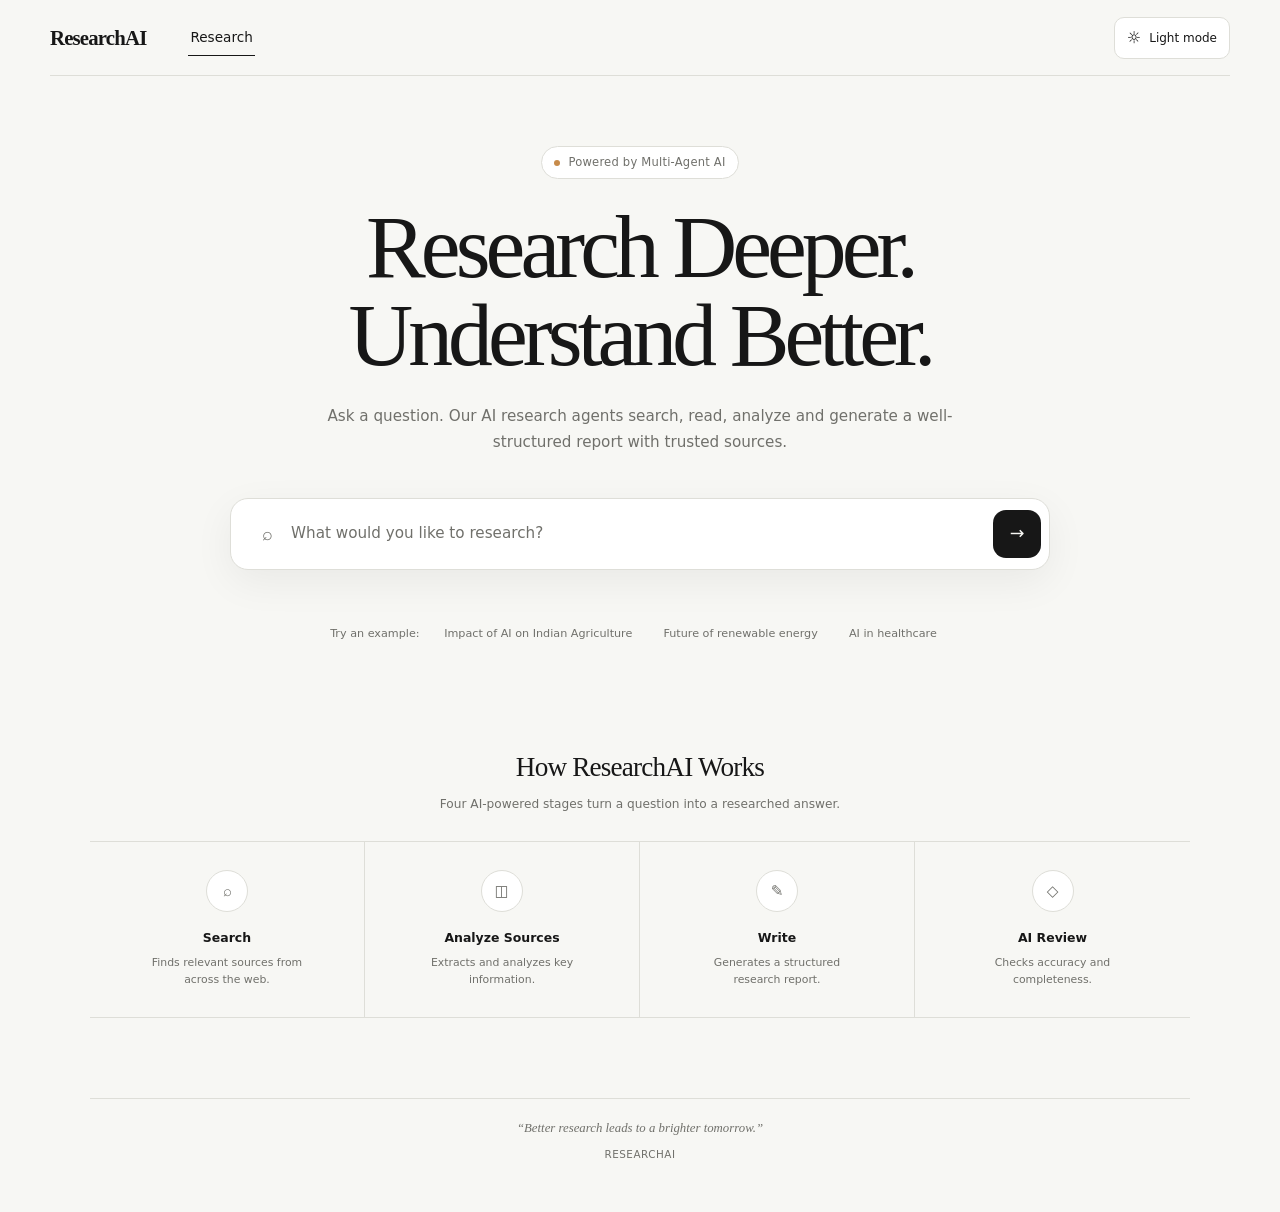
<file: frontend/index.html>
<!DOCTYPE html>
<html lang="en">

<head>

    <!-- ==========================================
         GOOGLE ANALYTICS 4
    =========================================== -->

    <!--
        Google Analytics 4
        Tracks visitors and website activity.
    -->
    <script
        async
        src="https://www.googletagmanager.com/gtag/js?id=G-Y0344419RE"
    ></script>

    <script>
        /*
            Create the Google Analytics data layer.

            Google Analytics uses this to store
            tracking events.
        */
        window.dataLayer = window.dataLayer || [];


        /*
            Google Analytics tracking function.
        */
        function gtag() {
            dataLayer.push(arguments);
        }


        /*
            Initialize Google Analytics.
        */
        gtag("js", new Date());


        /*
            Configure Google Analytics
            using the ResearchAI Measurement ID.
        */
        gtag("config", "G-Y0344419RE");
    </script>


    <!-- ==========================================
         PAGE META INFORMATION
    =========================================== -->

    <!-- Character encoding -->
    <meta charset="UTF-8">


    <!-- Responsive design -->
    <meta
        name="viewport"
        content="width=device-width, initial-scale=1.0"
    >


    <!-- Browser title -->
    <title>ResearchAI</title>


    <!-- Page description for search engines -->
    <meta
        name="description"
        content="ResearchAI — Multi-Agent AI Research Assistant"
    >


    <!-- ==========================================
         AUTOMATIC REDIRECT
    =========================================== -->

    <!--
        Redirect the root frontend page
        to the main ResearchAI research page.

        When a user opens:

            /
        
        they will automatically be taken to:

            /pages/research.html

        No button or link is required.
    -->
    <meta
        http-equiv="refresh"
        content="0; url=pages/research.html"
    >

</head>


<body>

    <!-- ==========================================
         REDIRECT FALLBACK
    =========================================== -->

    <!--
        This message is only a fallback in case
        the automatic redirect does not happen.

        There is intentionally no clickable link
        here because the normal redirect should
        happen automatically.
    -->

    <p>
        Opening ResearchAI...
    </p>


</body>

</html>
</file>
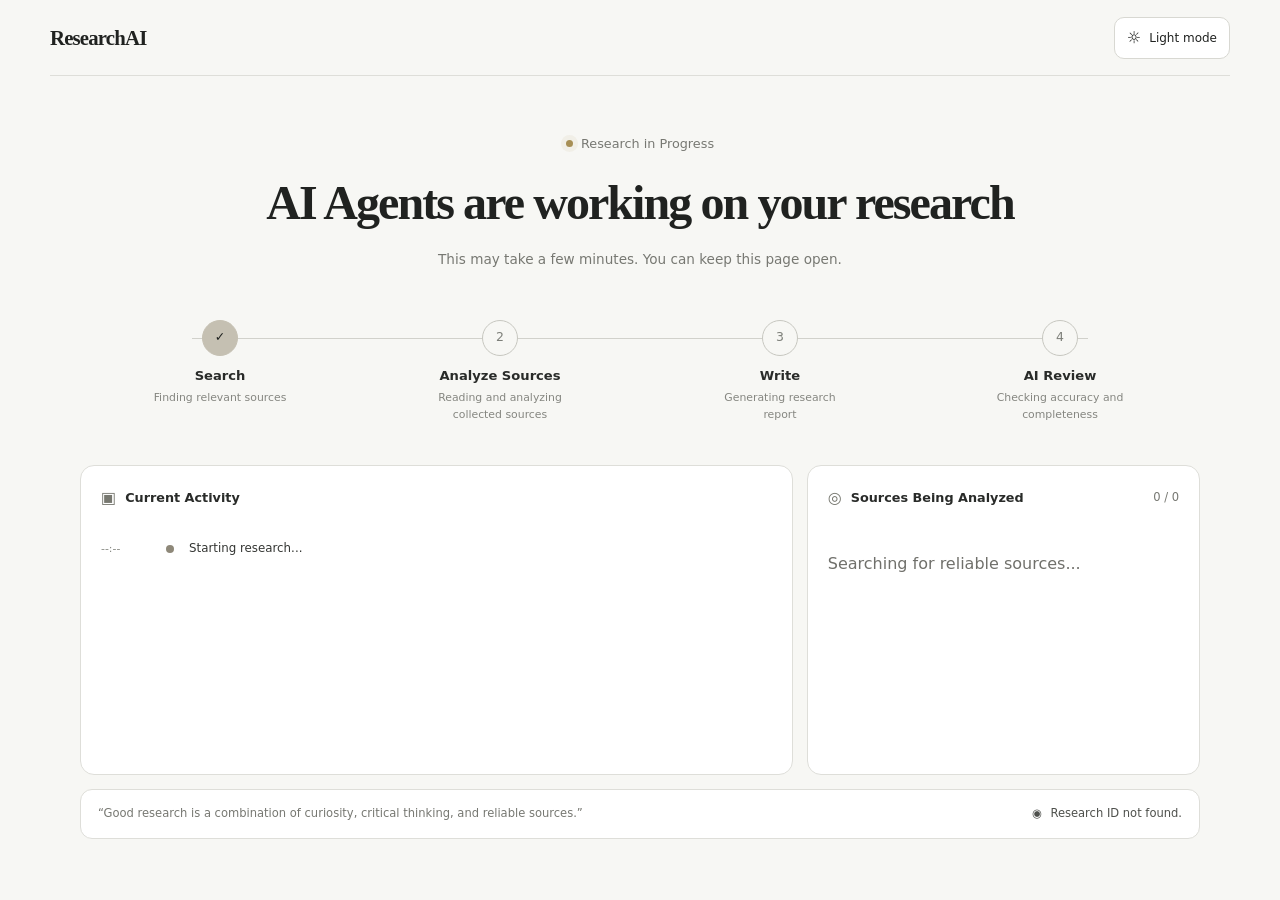
<file: frontend/pages/progress.html>
<!DOCTYPE html>
<html lang="en">

<head>

    <!-- ==========================================
         GOOGLE ANALYTICS 4
    =========================================== -->

    <!--
        Loads the Google Analytics library.
        The async attribute allows it to load
        without blocking the page.
    -->
    <script
        async
        src="https://www.googletagmanager.com/gtag/js?id=G-Y0344419RE"
    ></script>

    <script>
        // Create the Google Analytics data layer.
        window.dataLayer = window.dataLayer || [];

        // Google Analytics tracking function.
        function gtag() {
            dataLayer.push(arguments);
        }

        // Initialize Google Analytics.
        gtag("js", new Date());

        // Configure Google Analytics
        // using the ResearchAI Measurement ID.
        gtag("config", "G-Y0344419RE");
    </script>


    <!-- ==========================================
         PAGE META INFORMATION
    =========================================== -->

    <!-- Character encoding -->
    <meta charset="UTF-8">

    <!-- Responsive design -->
    <meta
        name="viewport"
        content="width=device-width, initial-scale=1.0"
    >

    <!-- Browser title -->
    <title>Research in Progress — ResearchAI</title>


    <!-- ==========================================
         CSS
    =========================================== -->

    <!-- Global styles -->
    <link
        rel="stylesheet"
        href="../css/style.css"
    >

    <!-- Progress page styles -->
    <link
        rel="stylesheet"
        href="../css/progress.css"
    >

</head>


<body class="progress-page-body">


    <!-- ==========================================
         HEADER
    =========================================== -->

    <header class="site-header progress-header">

        <!-- ResearchAI brand -->
        <a
            href="../index.html"
            class="brand"
        >
            ResearchAI
        </a>


        <!-- Header actions -->
        <div class="header-actions">

            <!-- Theme toggle -->
            <button
                type="button"
                class="theme-toggle"
                id="themeToggle"
            >

                <span class="theme-icon">
                    ☾
                </span>

                <span class="theme-label">
                    Dark mode
                </span>

            </button>

        </div>

    </header>



    <!-- ==========================================
         MAIN PROGRESS AREA
    =========================================== -->

    <main class="research-progress">


        <!-- ======================================
             CURRENT STATUS
        ======================================= -->

        <div class="research-status">

            <span class="status-indicator"></span>

            <span id="progressStatusText">
                Research in Progress
            </span>

        </div>



        <!-- ======================================
             HEADING
        ======================================= -->

        <section class="progress-introduction">

            <h1 id="progressTitle">
                AI Agents are working on your research
            </h1>

            <p>
                This may take a few minutes.
                You can keep this page open.
            </p>

        </section>



        <!-- ======================================
             RESEARCH PIPELINE
        ======================================= -->

        <section
            class="research-pipeline"
            aria-label="Research progress"
        >


            <!-- ==================================
                 STEP 1 — SEARCH
            =================================== -->

            <article
                class="pipeline-step completed"
                data-step="search"
            >

                <div class="step-indicator">
                    ✓
                </div>

                <h2>
                    Search
                </h2>

                <p>
                    Finding relevant
                    sources
                </p>

            </article>



            <!-- ==================================
                 STEP 2 — ANALYZE SOURCES
            =================================== -->

            <article
                class="pipeline-step"
                data-step="analyze"
            >

                <div class="step-indicator">
                    2
                </div>

                <h2>
                    Analyze Sources
                </h2>

                <p>
                    Reading and analyzing
                    collected sources
                </p>

            </article>



            <!-- ==================================
                 STEP 3 — WRITE
            =================================== -->

            <article
                class="pipeline-step"
                data-step="write"
            >

                <div class="step-indicator">
                    3
                </div>

                <h2>
                    Write
                </h2>

                <p>
                    Generating research
                    report
                </p>

            </article>



            <!-- ==================================
                 STEP 4 — AI REVIEW
            =================================== -->

            <article
                class="pipeline-step"
                data-step="review"
            >

                <div class="step-indicator">
                    4
                </div>

                <h2>
                    AI Review
                </h2>

                <p>
                    Checking accuracy
                    and completeness
                </p>

            </article>


        </section>



        <!-- ==========================================
             ACTIVITY + SOURCES
        =========================================== -->

        <section class="progress-grid">


            <!-- ======================================
                 CURRENT ACTIVITY
            ======================================= -->

            <article class="activity-card">

                <header class="card-header">

                    <div class="card-title">

                        <span class="card-icon">
                            ▣
                        </span>

                        <h2>
                            Current Activity
                        </h2>

                    </div>

                </header>


                <!--
                    JavaScript adds activity updates
                    here as the research progresses.
                -->

                <div
                    class="activity-timeline"
                    id="activityTimeline"
                >

                    <div class="activity-item active">

                        <time>
                            --:--
                        </time>

                        <span class="activity-dot"></span>

                        <p>
                            Starting research...
                        </p>

                    </div>

                </div>

            </article>



            <!-- ======================================
                 SOURCES
            ======================================= -->

            <article class="sources-card">

                <header class="card-header">

                    <div class="card-title">

                        <span class="card-icon">
                            ◎
                        </span>

                        <h2>
                            Sources Being Analyzed
                        </h2>

                    </div>


                    <!--
                        JavaScript updates this value.

                        Example:
                            5 / 5
                    -->

                    <span
                        class="source-count"
                        id="sourceCount"
                    >
                        0 / 0
                    </span>

                </header>


                <!--
                    Sources returned by Django
                    will be inserted here.
                -->

                <div
                    class="source-list"
                    id="sourceList"
                >

                    <p class="empty-state">
                        Searching for reliable sources...
                    </p>

                </div>

            </article>


        </section>



        <!-- ==========================================
             BOTTOM MESSAGE
        =========================================== -->

        <aside class="research-quote">

            <p>
                “Good research is a combination of curiosity,
                critical thinking, and reliable sources.”
            </p>


            <div class="analysis-status">

                <span>
                    ◉
                </span>

                <span id="analysisStatus">
                    Processing...
                </span>

            </div>

        </aside>


    </main>



    <!-- ==========================================
         JAVASCRIPT
    =========================================== -->

    <!-- Global JavaScript -->
    <script src="../js/app.js"></script>

    <!-- Progress page JavaScript -->
    <script src="../js/progress.js"></script>


</body>

</html>
</file>
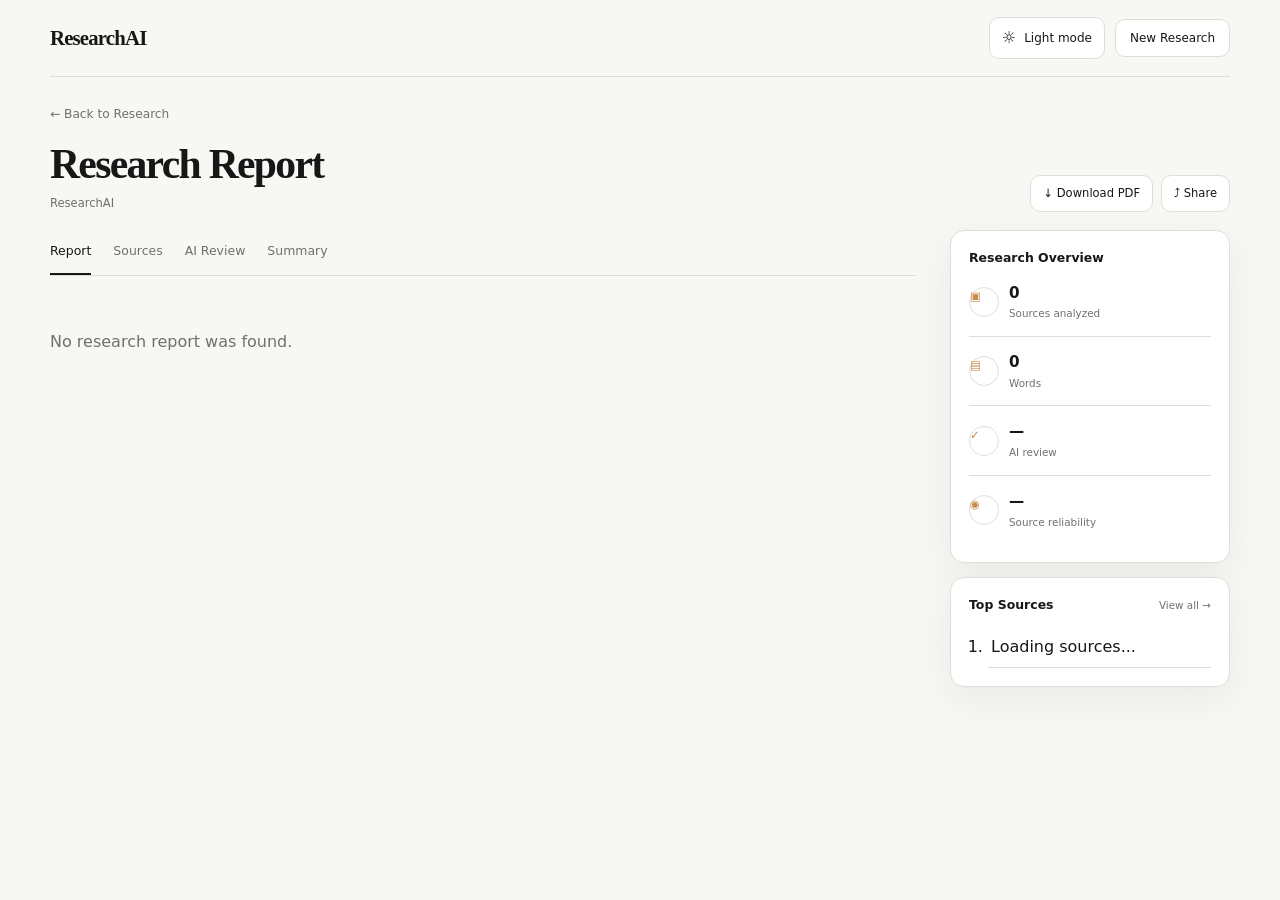
<file: frontend/pages/report.html>
<!DOCTYPE html>
<html lang="en">

<head>

    <!-- ==========================================
         GOOGLE ANALYTICS 4
    =========================================== -->

    <!--
        Loads the Google Analytics library.
        The async attribute allows it to load
        without blocking the page.
    -->
    <script
        async
        src="https://www.googletagmanager.com/gtag/js?id=G-Y0344419RE"
    ></script>

    <script>
        // Create the Google Analytics data layer.
        window.dataLayer = window.dataLayer || [];

        // Google Analytics tracking function.
        function gtag() {
            dataLayer.push(arguments);
        }

        // Initialize Google Analytics.
        gtag("js", new Date());

        // Configure Google Analytics
        // using the ResearchAI Measurement ID.
        gtag("config", "G-Y0344419RE");
    </script>


    <!-- ==========================================
         PAGE META INFORMATION
    =========================================== -->

    <!-- Character encoding -->
    <meta charset="UTF-8">

    <!-- Responsive design -->
    <meta
        name="viewport"
        content="width=device-width, initial-scale=1.0"
    >

    <!-- Browser title -->
    <title>Research Report — ResearchAI</title>


    <!-- ==========================================
         CSS
    =========================================== -->

    <!-- Global styles -->
    <link
        rel="stylesheet"
        href="../css/style.css"
    >

    <!-- Report page styles -->
    <link
        rel="stylesheet"
        href="../css/report.css"
    >

</head>


<body>


    <!-- ==========================================
         HEADER
    =========================================== -->

    <header class="site-header report-header">

        <!-- ResearchAI brand -->
        <a
            href="../index.html"
            class="brand"
        >
            ResearchAI
        </a>


        <div class="header-actions">

            <!-- Theme toggle -->
            <button
                type="button"
                class="theme-toggle"
                id="themeToggle"
            >

                <span class="theme-icon">
                    ☼
                </span>

                <span class="theme-label">
                    Light mode
                </span>

            </button>


            <!-- New research -->
            <a
                href="research.html"
                class="new-research-button"
            >
                New Research
            </a>

        </div>

    </header>



    <!-- ==========================================
         MAIN REPORT
    =========================================== -->

    <main class="report-page">


        <!-- ======================================
             REPORT HEADING
        ======================================= -->

        <section class="report-top">

            <!-- Back to research -->
            <a
                href="research.html"
                class="back-link"
            >
                ← Back to Research
            </a>


            <div class="report-heading-row">


                <!-- Report title -->
                <div class="report-heading">

                    <h1 id="reportTitle">
                        Research Report
                    </h1>

                    <p id="reportDate">
                        ResearchAI
                    </p>

                </div>


                <!-- Report actions -->
                <div class="report-actions">

                    <!-- Download report -->
                    <button
                        type="button"
                        class="report-action"
                        id="downloadReport"
                    >
                        ↓ Download PDF
                    </button>


                    <!-- Share report -->
                    <button
                        type="button"
                        class="report-action"
                        id="shareReport"
                    >
                        ⤴ Share
                    </button>

                </div>

            </div>

        </section>



        <!-- ==========================================
             REPORT + SIDEBAR
        =========================================== -->

        <div class="report-layout">


            <!-- ======================================
                 MAIN REPORT CONTENT
            ======================================= -->

            <section class="report-content">


                <!-- Report tabs -->
                <nav
                    class="report-tabs"
                    aria-label="Report sections"
                >

                    <button
                        type="button"
                        class="report-tab active"
                        data-tab="report"
                    >
                        Report
                    </button>


                    <button
                        type="button"
                        class="report-tab"
                        data-tab="sources"
                    >
                        Sources
                    </button>


                    <button
                        type="button"
                        class="report-tab"
                        data-tab="review"
                    >
                        AI Review
                    </button>


                    <button
                        type="button"
                        class="report-tab"
                        data-tab="summary"
                    >
                        Summary
                    </button>

                </nav>



                <!-- ==================================
                     GENERATED REPORT
                =================================== -->

                <article
                    class="research-report"
                    id="reportContent"
                >

                    <p class="loading-report">
                        Loading research report...
                    </p>

                </article>



                <!-- ==================================
                     SOURCES TAB
                =================================== -->

                <section
                    class="tab-panel hidden"
                    id="sourcesPanel"
                >

                    <h2>
                        Sources
                    </h2>

                    <div
                        id="allSources"
                        class="all-sources-list"
                    ></div>

                </section>



                <!-- ==================================
                     AI REVIEW TAB
                =================================== -->

                <section
                    class="tab-panel hidden"
                    id="reviewPanel"
                >

                    <h2>
                        AI Review
                    </h2>

                    <div id="reviewContent"></div>

                </section>



                <!-- ==================================
                     SUMMARY TAB
                =================================== -->

                <section
                    class="tab-panel hidden"
                    id="summaryPanel"
                >

                    <h2>
                        Research Summary
                    </h2>

                    <div id="summaryContent"></div>

                </section>

            </section>



            <!-- ======================================
                 SIDEBAR
            ======================================= -->

            <aside class="report-sidebar">


                <!-- ==================================
                     RESEARCH OVERVIEW
                =================================== -->

                <section class="overview-card">

                    <h2>
                        Research Overview
                    </h2>


                    <!-- Sources analyzed -->
                    <div class="overview-stat">

                        <span class="stat-icon">
                            ▣
                        </span>

                        <div>

                            <strong id="sourceTotal">
                                0
                            </strong>

                            <span>
                                Sources analyzed
                            </span>

                        </div>

                    </div>



                    <!-- Word count -->
                    <div class="overview-stat">

                        <span class="stat-icon">
                            ▤
                        </span>

                        <div>

                            <strong id="wordTotal">
                                0
                            </strong>

                            <span>
                                Words
                            </span>

                        </div>

                    </div>



                    <!-- AI review -->
                    <div class="overview-stat">

                        <span class="stat-icon">
                            ✓
                        </span>

                        <div>

                            <strong id="reviewScore">
                                —
                            </strong>

                            <span>
                                AI review
                            </span>

                        </div>

                    </div>



                    <!-- Source reliability -->
                    <div class="overview-stat">

                        <span class="stat-icon">
                            ◉
                        </span>

                        <div>

                            <strong id="sourceReliability">
                                —
                            </strong>

                            <span>
                                Source reliability
                            </span>

                        </div>

                    </div>

                </section>



                <!-- ==================================
                     TOP SOURCES
                =================================== -->

                <section class="top-sources-card">

                    <header class="sidebar-card-header">

                        <h2>
                            Top Sources
                        </h2>

                        <button
                            type="button"
                            class="view-all-button"
                            id="viewAllSources"
                        >
                            View all →
                        </button>

                    </header>


                    <ol
                        class="top-sources-list"
                        id="topSourcesList"
                    >

                        <li>
                            Loading sources...
                        </li>

                    </ol>

                </section>

            </aside>

        </div>

    </main>



    <!-- ==========================================
         JAVASCRIPT
    =========================================== -->

    <!-- Global JavaScript -->
    <script src="../js/app.js"></script>

    <!-- Report page JavaScript -->
    <script src="../js/report.js"></script>


</body>

</html>
</file>
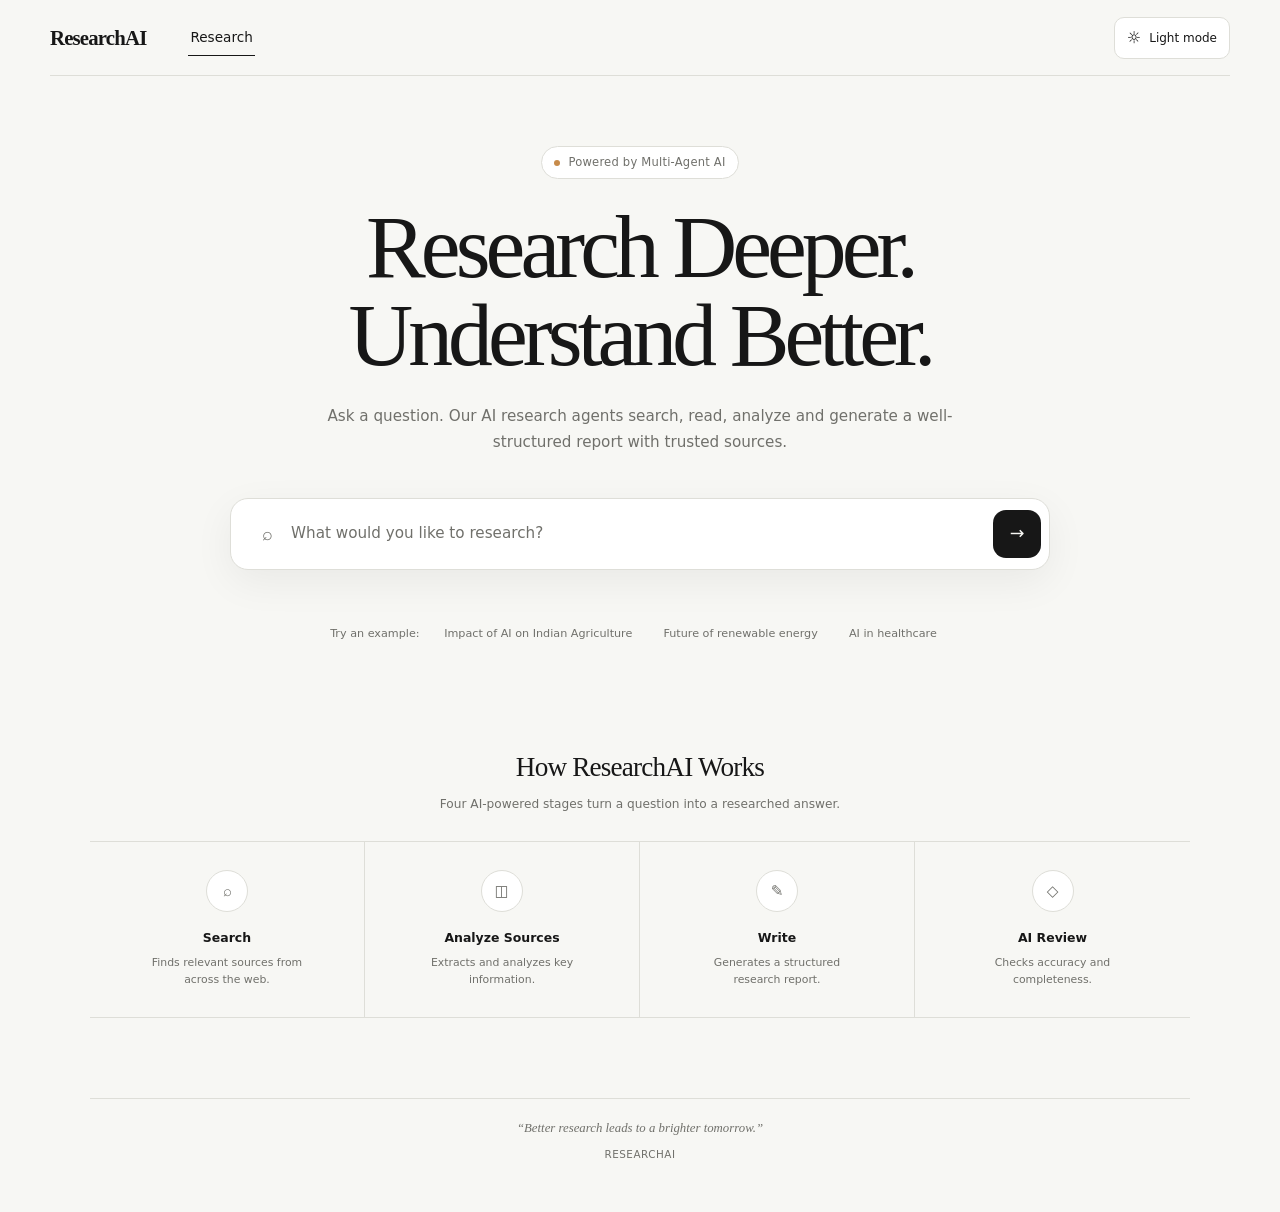
<file: frontend/pages/research.html>
<!DOCTYPE html>
<html lang="en">

<head>

    <!-- ==========================================
         GOOGLE ANALYTICS 4
    =========================================== -->

    <!--
        Loads the Google Analytics library.
        The async attribute allows it to load
        without blocking the page.
    -->
    <script
        async
        src="https://www.googletagmanager.com/gtag/js?id=G-Y0344419RE"
    ></script>

    <script>
        // Create the Google Analytics data layer.
        window.dataLayer = window.dataLayer || [];

        // Google Analytics tracking function.
        function gtag() {
            dataLayer.push(arguments);
        }

        // Initialize Google Analytics.
        gtag("js", new Date());

        // Configure Google Analytics
        // using the ResearchAI Measurement ID.
        gtag("config", "G-Y0344419RE");
    </script>


    <!-- ==========================================
         PAGE META INFORMATION
    =========================================== -->

    <!-- Character encoding -->
    <meta charset="UTF-8">

    <!-- Responsive design -->
    <meta
        name="viewport"
        content="width=device-width, initial-scale=1.0"
    >

    <!-- Page description -->
    <meta
        name="description"
        content="Start a new research task with ResearchAI"
    >

    <!-- Browser title -->
    <title>New Research — ResearchAI</title>


    <!-- ==========================================
         CSS
    =========================================== -->

    <link
        rel="stylesheet"
        href="../css/style.css"
    >

    <link
        rel="stylesheet"
        href="../css/research.css"
    >

</head>


<body class="research-page-body">


    <!-- ==========================================
         HEADER
    =========================================== -->

    <header class="site-header">

        <!-- ResearchAI brand -->
        <a
            href="../index.html"
            class="brand"
        >
            ResearchAI
        </a>


        <!-- Main navigation -->
        <nav class="main-navigation">

            <a
                href="research.html"
                class="nav-link active"
            >
                Research
            </a>

        </nav>


        <!-- Header actions -->
        <div class="header-actions">

            <!-- Theme toggle -->
            <button
                type="button"
                class="theme-toggle"
                id="themeToggle"
                aria-label="Toggle theme"
            >

                <span class="theme-icon">
                    ☼
                </span>

                <span class="theme-label">
                    Light mode
                </span>

            </button>

        </div>

    </header>



    <!-- ==========================================
         MAIN CONTENT
    =========================================== -->

    <main class="research-main">


        <!-- ======================================
             HERO
        ======================================= -->

        <section class="hero-section">


            <!-- Product badge -->
            <div class="research-badge">

                <span class="research-badge-dot"></span>

                <span>
                    Powered by Multi-Agent AI
                </span>

            </div>


            <!-- Main heading -->
            <h1 class="hero-title">

                <span>
                    Research Deeper.
                </span>

                <span>
                    Understand Better.
                </span>

            </h1>


            <!-- Description -->
            <p class="hero-description">

                Ask a question. Our AI research agents search,
                read, analyze and generate a well-structured
                report with trusted sources.

            </p>



            <!-- ==================================
                 RESEARCH INPUT
            =================================== -->

            <form
                class="research-form"
                id="researchForm"
            >

                <div class="research-input-wrapper">


                    <!-- Search icon -->
                    <span
                        class="research-search-icon"
                        aria-hidden="true"
                    >
                        ⌕
                    </span>


                    <!-- Research input -->
                    <input
                        type="text"
                        id="researchTopic"
                        name="researchTopic"
                        class="research-input"
                        placeholder="What would you like to research?"
                        autocomplete="off"
                        minlength="3"
                        maxlength="500"
                        required
                    >


                    <!-- Submit button -->
                    <button
                        type="submit"
                        class="research-submit"
                        id="startResearchButton"
                        aria-label="Start research"
                    >
                        →
                    </button>

                </div>


                <!-- Error message -->
                <p
                    class="form-error"
                    id="formError"
                    role="alert"
                ></p>


                <!-- Loading indicator -->
                <div
                    class="research-loading"
                    id="researchLoading"
                >

                    <span class="loading-dot"></span>
                    <span class="loading-dot"></span>
                    <span class="loading-dot"></span>

                    <span>
                        Starting research...
                    </span>

                </div>

            </form>



            <!-- ==================================
                 EXAMPLE TOPICS
            =================================== -->

            <div class="research-examples">

                <span class="research-examples-label">
                    Try an example:
                </span>


                <button
                    type="button"
                    class="example-topic"
                    data-topic="Impact of AI on Indian Agriculture"
                >
                    Impact of AI on Indian Agriculture
                </button>


                <button
                    type="button"
                    class="example-topic"
                    data-topic="Future of renewable energy"
                >
                    Future of renewable energy
                </button>


                <button
                    type="button"
                    class="example-topic"
                    data-topic="AI in healthcare"
                >
                    AI in healthcare
                </button>

            </div>

        </section>



        <!-- ==========================================
             AGENT WORKFLOW
        =========================================== -->

        <section class="workflow-section">


            <!-- Workflow heading -->
            <div class="workflow-heading">

                <h2>
                    How ResearchAI Works
                </h2>

                <p>
                    Four AI-powered stages turn a question
                    into a researched answer.
                </p>

            </div>



            <!-- ======================================
                 FOUR HORIZONTAL WORKFLOW STEPS
            ======================================= -->

            <div class="workflow-steps">


                <!-- ==================================
                     STEP 1 — SEARCH
                =================================== -->

                <article class="workflow-step active">

                    <div class="workflow-icon">
                        ⌕
                    </div>

                    <div>

                        <h3>
                            Search
                        </h3>

                        <p>
                            Finds relevant sources
                            from across the web.
                        </p>

                    </div>

                </article>



                <!-- ==================================
                     STEP 2 — ANALYZE SOURCES
                =================================== -->

                <article class="workflow-step">

                    <div class="workflow-icon">
                        ◫
                    </div>

                    <div>

                        <h3>
                            Analyze Sources
                        </h3>

                        <p>
                            Extracts and analyzes
                            key information.
                        </p>

                    </div>

                </article>



                <!-- ==================================
                     STEP 3 — WRITE
                =================================== -->

                <article class="workflow-step">

                    <div class="workflow-icon">
                        ✎
                    </div>

                    <div>

                        <h3>
                            Write
                        </h3>

                        <p>
                            Generates a structured
                            research report.
                        </p>

                    </div>

                </article>



                <!-- ==================================
                     STEP 4 — AI REVIEW
                =================================== -->

                <article class="workflow-step">

                    <div class="workflow-icon">
                        ◇
                    </div>

                    <div>

                        <h3>
                            AI Review
                        </h3>

                        <p>
                            Checks accuracy
                            and completeness.
                        </p>

                    </div>

                </article>


            </div>

        </section>



        <!-- ==========================================
             FOOTER
        =========================================== -->

        <footer class="research-footer">

            <p>
                “Better research leads to a brighter tomorrow.”
            </p>

            <span>
                ResearchAI
            </span>

        </footer>


    </main>



    <!-- ==========================================
         JAVASCRIPT
    =========================================== -->

    <!-- Global JavaScript -->
    <script src="../js/app.js"></script>

    <!-- Research page JavaScript -->
    <script src="../js/research.js"></script>


</body>

</html>
</file>
<file: frontend/css/style.css>
/* ==========================================================
   RESEARCHAI
   GLOBAL STYLES
========================================================== */


/* ==========================================================
   DESIGN VARIABLES
========================================================== */

:root {

    /* Main colors */
    --bg: #f7f7f4;
    --surface: #ffffff;
    --surface-soft: #f1f1ed;

    --text: #171717;
    --text-muted: #70706b;

    --border: #deded8;
    --border-strong: #c9c9c2;

    /* Warm professional accent */
    --accent: #c78b4a;
    --accent-soft: #f1dfc9;

    /* Status colors */
    --success: #7e9f89;
    --danger: #a65353;

    /* Shadows */
    --shadow:
        0 12px 40px rgba(20, 20, 20, 0.06);

    /* Shape */
    --radius: 16px;

    /* Fonts */
    --font-display:
        Georgia,
        "Times New Roman",
        serif;

    --font-body:
        Inter,
        ui-sans-serif,
        system-ui,
        -apple-system,
        BlinkMacSystemFont,
        "Segoe UI",
        sans-serif;
}


/* ==========================================================
   DARK MODE
========================================================== */

html[data-theme="dark"] {

    --bg: #0e1010;
    --surface: #171a1a;
    --surface-soft: #202323;

    --text: #f3f2ed;
    --text-muted: #a8a8a1;

    --border: #303333;
    --border-strong: #444744;

    --accent: #d5a064;
    --accent-soft: #3a2d20;

    --success: #91b39c;
    --danger: #d18a8a;

    --shadow:
        0 18px 50px rgba(0, 0, 0, 0.25);
}


/* ==========================================================
   RESET
========================================================== */

* {
    box-sizing: border-box;
    margin: 0;
    padding: 0;
}


html {
    scroll-behavior: smooth;
}


body {

    min-height: 100vh;

    background: var(--bg);
    color: var(--text);

    font-family: var(--font-body);

    line-height: 1.5;

    transition:
        background 0.25s ease,
        color 0.25s ease;
}


button,
input {
    font: inherit;
}


button {
    cursor: pointer;
}


a {
    color: inherit;
    text-decoration: none;
}


/* ==========================================================
   HEADER
========================================================== */

.site-header {

    width: min(1180px, calc(100% - 40px));

    min-height: 76px;

    margin: 0 auto;

    display: flex;

    align-items: center;

    gap: 42px;
}


.brand {

    font-family: var(--font-display);

    font-size: 1.3rem;

    font-weight: 700;

    letter-spacing: -0.04em;
}


.main-navigation {
    display: flex;
}


.nav-link {

    padding: 8px 2px;

    color: var(--text-muted);

    font-size: 0.85rem;

    border-bottom:
        1px solid transparent;
}


.nav-link.active,
.nav-link:hover {

    color: var(--text);

    border-bottom-color:
        var(--text);
}


.header-actions {

    margin-left: auto;

    display: flex;

    align-items: center;

    gap: 10px;
}


/* ==========================================================
   THEME BUTTON
========================================================== */

.theme-toggle {

    display: inline-flex;

    align-items: center;

    gap: 8px;

    padding: 8px 12px;

    border:
        1px solid var(--border);

    border-radius: 10px;

    background:
        var(--surface);

    color:
        var(--text);

    transition:
        0.2s ease;
}


.theme-toggle:hover {

    border-color:
        var(--border-strong);

    transform:
        translateY(-1px);
}


.theme-icon {
    font-size: 1rem;
}


.theme-label {
    font-size: 0.75rem;
}


/* ==========================================================
   COMMON BUTTONS
========================================================== */

.new-research-button,
.report-action {

    border:
        1px solid var(--border);

    background:
        var(--surface);

    color:
        var(--text);

    border-radius:
        10px;

    transition:
        0.2s ease;
}


.new-research-button {

    padding: 9px 14px;

    font-size: 0.75rem;
}


.report-action {

    padding: 9px 12px;

    font-size: 0.72rem;
}


.new-research-button:hover,
.report-action:hover {

    border-color:
        var(--border-strong);

    transform:
        translateY(-1px);
}


/* ==========================================================
   COMMON STATES
========================================================== */

.hidden {
    display: none !important;
}


.empty-state,
.loading-report {

    color:
        var(--text-muted);

    padding:
        24px 0;
}


.form-error {

    min-height: 20px;

    margin-top: 8px;

    color:
        var(--danger);

    font-size: 0.8rem;
}


/* ==========================================================
   RESPONSIVE
========================================================== */

@media (max-width: 700px) {

    .site-header {

        width:
            calc(100% - 24px);

        min-height:
            68px;

        gap:
            18px;
    }


    .main-navigation {
        display: none;
    }


    .theme-label {
        display: none;
    }
}
</file>
<file: frontend/css/progress.css>
/* ==========================================================
   RESEARCHAI
   RESEARCH PROGRESS PAGE
   LIGHT + DARK MODE
========================================================== */


/* ==========================================================
   LIGHT MODE
========================================================== */

.progress-page-body {

    background:
        #f7f7f4;

    color:
        #202220;
}


.progress-page-body .site-header {

    border-bottom:
        1px solid #deded9;
}


.progress-page-body .brand {

    color:
        #202220;
}


.progress-page-body .theme-toggle {

    background:
        #ffffff;

    color:
        #202220;

    border-color:
        #d8d8d2;
}


/* ==========================================================
   MAIN
========================================================== */

.research-progress {

    width:
        min(1120px, calc(100% - 40px));

    margin:
        0 auto;

    padding:
        58px 0 40px;
}


/* ==========================================================
   STATUS
========================================================== */

.research-status {

    display:
        flex;

    justify-content:
        center;

    align-items:
        center;

    gap:
        8px;

    color:
        #777872;

    font-size:
        0.8rem;
}


.status-indicator {

    width:
        7px;

    height:
        7px;

    border-radius:
        50%;

    background:
        #a78f55;

    box-shadow:
        0 0 0 5px rgba(167, 143, 85, 0.08);
}


/* ==========================================================
   INTRO
========================================================== */

.progress-introduction {

    margin:
        14px auto 50px;

    text-align:
        center;
}


.progress-introduction h1 {

    font-family:
        var(--font-display);

    font-size:
        clamp(2rem, 4vw, 3rem);

    letter-spacing:
        -0.04em;

    color:
        #202220;
}


.progress-introduction p {

    margin-top:
        10px;

    color:
        #777872;

    font-size:
        0.85rem;
}


/* ==========================================================
   PIPELINE
========================================================== */

.research-pipeline {

    position:
        relative;

    display:
        grid;

    grid-template-columns:
        repeat(4, 1fr);

    margin-bottom:
        42px;
}


.research-pipeline::before {

    content:
        "";

    position:
        absolute;

    left:
        10%;

    right:
        10%;

    top:
        18px;

    height:
        1px;

    background:
        #d1d1cb;

    z-index:
        0;
}


.pipeline-step {

    position:
        relative;

    z-index:
        1;

    text-align:
        center;
}


.step-indicator {

    width:
        36px;

    height:
        36px;

    margin:
        0 auto 10px;

    display:
        grid;

    place-items:
        center;

    border:
        1px solid #c7c7c0;

    border-radius:
        50%;

    background:
        #f7f7f4;

    color:
        #7d7f79;

    font-size:
        0.78rem;
}


.pipeline-step.completed .step-indicator {

    border-color:
        #c5c0b2;

    background:
        #c5c0b2;

    color:
        #202220;
}


.pipeline-step.active .step-indicator {

    border-color:
        #c5c0b2;

    background:
        #e5e3dc;

    color:
        #202220;
}


.pipeline-step h2 {

    font-size:
        0.82rem;

    color:
        #292b29;
}


.pipeline-step p {

    max-width:
        145px;

    margin:
        5px auto 0;

    color:
        #858680;

    font-size:
        0.68rem;
}


/* ==========================================================
   GRID
========================================================== */

.progress-grid {

    display:
        grid;

    grid-template-columns:
        1.45fr 0.8fr;

    gap:
        14px;
}


/* ==========================================================
   CARDS
========================================================== */

.activity-card,
.sources-card {

    min-height:
        310px;

    padding:
        20px;

    border:
        1px solid #deded9;

    border-radius:
        14px;

    background:
        #ffffff;
}


.card-header {

    display:
        flex;

    justify-content:
        space-between;

    align-items:
        center;

    margin-bottom:
        18px;
}


.card-title {

    display:
        flex;

    align-items:
        center;

    gap:
        9px;
}


.card-title h2 {

    font-size:
        0.8rem;

    color:
        #292b29;
}


.card-icon {

    color:
        #777870;
}


.source-count {

    color:
        #777872;

    font-size:
        0.72rem;
}


/* ==========================================================
   ACTIVITY
========================================================== */

.activity-timeline {

    display:
        flex;

    flex-direction:
        column;
}


.activity-item {

    display:
        grid;

    grid-template-columns:
        65px 15px 1fr;

    align-items:
        center;

    min-height:
        42px;

    color:
        #858680;

    font-size:
        0.74rem;
}


.activity-item time {

    color:
        #888a84;

    font-size:
        0.68rem;
}


.activity-item p {

    padding-left:
        8px;
}


.activity-dot {

    width:
        8px;

    height:
        8px;

    border-radius:
        50%;

    background:
        #b8b8b1;
}


.activity-item.completed .activity-dot,
.activity-item.active .activity-dot {

    background:
        #8e8879;
}


.activity-item.completed p,
.activity-item.active p {

    color:
        #343633;
}


/* ==========================================================
   SOURCES
========================================================== */

.source-list {

    display:
        flex;

    flex-direction:
        column;
}


.source-item {

    display:
        flex;

    align-items:
        center;

    gap:
        10px;

    padding:
        10px 0;

    border-bottom:
        1px solid #e4e4df;
}


.source-item:last-child {

    border-bottom:
        0;
}


.source-logo {

    width:
        28px;

    height:
        28px;

    display:
        grid;

    place-items:
        center;

    border:
        1px solid #d2d2cc;

    border-radius:
        50%;

    color:
        #676963;

    font-size:
        0.72rem;
}


.source-information h3 {

    font-size:
        0.72rem;

    font-weight:
        500;

    color:
        #30322f;
}


.source-information p {

    color:
        #888a84;

    font-size:
        0.64rem;
}


/* ==========================================================
   QUOTE
========================================================== */

.research-quote {

    margin-top:
        14px;

    min-height:
        50px;

    padding:
        13px 17px;

    display:
        flex;

    justify-content:
        space-between;

    align-items:
        center;

    gap:
        20px;

    border:
        1px solid #deded9;

    border-radius:
        12px;

    background:
        #ffffff;

    color:
        #777872;

    font-size:
        0.72rem;
}


.analysis-status {

    display:
        flex;

    align-items:
        center;

    gap:
        8px;

    white-space:
        nowrap;

    color:
        #4e504c;
}


/* ==========================================================
   DARK MODE
========================================================== */

/*
    app.js sets:

        <html data-theme="dark">

    These rules activate only when dark mode
    is selected.
*/

[data-theme="dark"] .progress-page-body {

    background:
        #101212;

    color:
        #f3f2ed;
}


[data-theme="dark"] .progress-page-body .site-header {

    border-bottom:
        1px solid #292c2c;
}


[data-theme="dark"] .progress-page-body .brand {

    color:
        #f3f2ed;
}


[data-theme="dark"] .progress-page-body .theme-toggle {

    background:
        #191d1d;

    color:
        #f3f2ed;

    border-color:
        #303333;
}


/* ==========================================================
   DARK MODE — STATUS
========================================================== */

[data-theme="dark"] .research-status {

    color:
        #aaa9a2;
}


[data-theme="dark"] .status-indicator {

    background:
        #c8b07b;

    box-shadow:
        0 0 0 5px rgba(200, 176, 123, 0.08);
}


/* ==========================================================
   DARK MODE — INTRO
========================================================== */

[data-theme="dark"] .progress-introduction h1 {

    color:
        #f3f2ed;
}


[data-theme="dark"] .progress-introduction p {

    color:
        #969792;
}


/* ==========================================================
   DARK MODE — PIPELINE
========================================================== */

[data-theme="dark"] .research-pipeline::before {

    background:
        #404444;
}


[data-theme="dark"] .step-indicator {

    border-color:
        #505454;

    background:
        #101212;

    color:
        #8e918d;
}


[data-theme="dark"] .pipeline-step.completed .step-indicator {

    border-color:
        #d2cdbf;

    background:
        #d2cdbf;

    color:
        #101212;
}


[data-theme="dark"] .pipeline-step.active .step-indicator {

    border-color:
        #d2cdbf;

    background:
        #242828;

    color:
        #f3f2ed;
}


[data-theme="dark"] .pipeline-step h2 {

    color:
        #f3f2ed;
}


[data-theme="dark"] .pipeline-step p {

    color:
        #8e918d;
}


/* ==========================================================
   DARK MODE — CARDS
========================================================== */

[data-theme="dark"] .activity-card,
[data-theme="dark"] .sources-card {

    border-color:
        #303434;

    background:
        #181c1c;
}


[data-theme="dark"] .card-title h2 {

    color:
        #f3f2ed;
}


[data-theme="dark"] .card-icon {

    color:
        #c5c1b6;
}


[data-theme="dark"] .source-count {

    color:
        #aaa9a2;
}


/* ==========================================================
   DARK MODE — ACTIVITY
========================================================== */

[data-theme="dark"] .activity-item {

    color:
        #777b78;
}


[data-theme="dark"] .activity-item time {

    color:
        #737773;
}


[data-theme="dark"] .activity-dot {

    background:
        #555957;
}


[data-theme="dark"] .activity-item.completed .activity-dot,
[data-theme="dark"] .activity-item.active .activity-dot {

    background:
        #c9c3b5;
}


[data-theme="dark"] .activity-item.completed p,
[data-theme="dark"] .activity-item.active p {

    color:
        #e2e1db;
}


/* ==========================================================
   DARK MODE — SOURCES
========================================================== */

[data-theme="dark"] .source-item {

    border-bottom-color:
        #292d2d;
}


[data-theme="dark"] .source-logo {

    border-color:
        #444848;

    color:
        #deddd6;
}


[data-theme="dark"] .source-information h3 {

    color:
        #f3f2ed;
}


[data-theme="dark"] .source-information p {

    color:
        #777b78;
}


/* ==========================================================
   DARK MODE — QUOTE
========================================================== */

[data-theme="dark"] .research-quote {

    border-color:
        #303434;

    background:
        #181c1c;

    color:
        #8e918d;
}


[data-theme="dark"] .analysis-status {

    color:
        #ddd9cf;
}


/* ==========================================================
   RESPONSIVE
========================================================== */

@media (max-width: 850px) {

    .research-pipeline {

        grid-template-columns:
            1fr;

        gap:
            15px;
    }


    .research-pipeline::before {

        display:
            none;
    }


    .pipeline-step {

        display:
            grid;

        grid-template-columns:
            36px 90px 1fr;

        align-items:
            center;

        text-align:
            left;
    }


    .step-indicator {

        margin:
            0;
    }


    .pipeline-step p {

        margin:
            0;

        max-width:
            none;
    }


    .progress-grid {

        grid-template-columns:
            1fr;
    }
}


@media (max-width: 560px) {

    .research-progress {

        width:
            calc(100% - 24px);
    }


    .research-quote {

        align-items:
            flex-start;

        flex-direction:
            column;
    }


    .activity-item {

        grid-template-columns:
            55px 12px 1fr;
    }
}
</file>
<file: frontend/css/report.css>
/* ==========================================================
   RESEARCHAI
   FINAL REPORT PAGE
========================================================== */


/* ==========================================================
   PAGE
========================================================== */

.report-page {

    width:
        min(1180px, calc(100% - 40px));

    margin:
        0 auto;

    padding-bottom:
        60px;
}


/* ==========================================================
   TOP SECTION
========================================================== */

.report-top {

    padding:
        24px 0 18px;

    border-top:
        1px solid var(--border);
}


.back-link {

    color:
        var(--text-muted);

    font-size:
        0.76rem;
}


.back-link:hover {
    color:
        var(--text);
}


.report-heading-row {

    margin-top:
        18px;

    display:
        flex;

    justify-content:
        space-between;

    align-items:
        end;

    gap:
        20px;
}


.report-heading h1 {

    font-family:
        var(--font-display);

    font-size:
        clamp(1.8rem, 4vw, 2.6rem);

    line-height:
        1.05;

    letter-spacing:
        -0.04em;
}


.report-heading p {

    margin-top:
        8px;

    color:
        var(--text-muted);

    font-size:
        0.72rem;
}


.report-actions {

    display:
        flex;

    gap:
        8px;
}


/* ==========================================================
   LAYOUT
========================================================== */

.report-layout {

    display:
        grid;

    grid-template-columns:
        minmax(0, 1fr) 280px;

    gap:
        34px;
}


.report-content {
    min-width:
        0;
}


/* ==========================================================
   TABS
========================================================== */

.report-tabs {

    display:
        flex;

    gap:
        22px;

    border-bottom:
        1px solid var(--border);
}


.report-tab {

    padding:
        12px 0;

    border:
        0;

    border-bottom:
        2px solid transparent;

    background:
        transparent;

    color:
        var(--text-muted);

    font-size:
        0.78rem;
}


.report-tab.active,
.report-tab:hover {

    color:
        var(--text);

    border-bottom-color:
        var(--text);
}


/* ==========================================================
   REPORT CONTENT
========================================================== */

.research-report {

    padding:
        30px 0;
}


.report-section {

    margin-bottom:
        34px;
}


.report-section h2 {

    margin-bottom:
        12px;

    font-family:
        var(--font-display);

    font-size:
        1.25rem;
}


.report-section p {

    color:
        var(--text-muted);

    font-size:
        0.86rem;

    line-height:
        1.8;
}


.report-subsection {

    margin-top:
        20px;
}


.report-subsection h3 {

    margin-bottom:
        7px;

    font-size:
        0.95rem;
}


/* ==========================================================
   SOURCE QUOTE
========================================================== */

.source-highlight {

    margin-top:
        20px;

    padding:
        18px 20px;

    border-left:
        2px solid var(--accent);

    background:
        var(--surface-soft);
}


.source-highlight p {

    color:
        var(--text);

    font-family:
        var(--font-display);

    font-size:
        0.86rem;

    font-style:
        italic;
}


.source-highlight cite {

    display:
        block;

    margin-top:
        8px;

    color:
        var(--text-muted);

    font-size:
        0.7rem;

    font-style:
        normal;
}


/* ==========================================================
   LIST
========================================================== */

.report-list {

    padding-left:
        20px;

    color:
        var(--text-muted);

    font-size:
        0.86rem;

    line-height:
        1.9;
}


/* ==========================================================
   SIDEBAR
========================================================== */

.report-sidebar {

    display:
        flex;

    flex-direction:
        column;

    gap:
        14px;
}


.overview-card,
.top-sources-card {

    padding:
        18px;

    border:
        1px solid var(--border);

    border-radius:
        14px;

    background:
        var(--surface);

    box-shadow:
        var(--shadow);
}


.overview-card h2,
.top-sources-card h2 {

    font-size:
        0.78rem;
}


/* ==========================================================
   STATISTICS
========================================================== */

.overview-stat {

    display:
        flex;

    gap:
        10px;

    align-items:
        center;

    padding:
        14px 0;

    border-bottom:
        1px solid var(--border);
}


.overview-stat:last-child {
    border-bottom:
        0;
}


.stat-icon {

    width:
        30px;

    height:
        30px;

    display:
        grid;

    place-items:
        center;

    border:
        1px solid var(--border);

    border-radius:
        50%;

    color:
        var(--accent);

    font-size:
        0.72rem;
}


.overview-stat strong,
.overview-stat span {
    display:
        block;
}


.overview-stat strong {
    font-size:
        0.95rem;
}


.overview-stat div span {

    margin-top:
        2px;

    color:
        var(--text-muted);

    font-size:
        0.65rem;
}


/* ==========================================================
   TOP SOURCES
========================================================== */

.sidebar-card-header {

    display:
        flex;

    justify-content:
        space-between;

    align-items:
        center;

    margin-bottom:
        12px;
}


.view-all-button {

    border:
        0;

    background:
        transparent;

    color:
        var(--text-muted);

    font-size:
        0.65rem;
}


.view-all-button:hover {
    color:
        var(--text);
}


.top-sources-list {

    padding-left:
        19px;
}


.top-source,
.top-sources-list > li {

    padding:
        8px 0 8px 3px;

    border-bottom:
        1px solid var(--border);
}


.top-source:last-child {
    border-bottom:
        0;
}


.top-source strong,
.top-source span {

    display:
        block;
}


.top-source strong {

    font-size:
        0.7rem;

    font-weight:
        600;
}


.top-source span {

    margin-top:
        2px;

    color:
        var(--text-muted);

    font-size:
        0.62rem;
}


/* ==========================================================
   TAB PANELS
========================================================== */

.tab-panel {

    padding:
        28px 0;
}


.tab-panel h2 {

    margin-bottom:
        16px;

    font-family:
        var(--font-display);

    font-size:
        1.3rem;
}


/* Sources */
.all-sources-list {

    display:
        grid;

    gap:
        10px;
}


.report-source {

    padding:
        14px;

    border:
        1px solid var(--border);

    border-radius:
        12px;

    background:
        var(--surface);
}


.report-source a {

    color:
        var(--text);

    font-size:
        0.8rem;

    font-weight:
        600;
}


.report-source p {

    margin-top:
        4px;

    color:
        var(--text-muted);

    font-size:
        0.7rem;
}


/* Review */
.review-box,
.summary-box {

    padding:
        18px;

    border:
        1px solid var(--border);

    border-radius:
        12px;

    background:
        var(--surface);
}


.review-box p,
.summary-box p {

    color:
        var(--text-muted);

    font-size:
        0.82rem;

    line-height:
        1.7;
}


.review-metrics {

    display:
        grid;

    grid-template-columns:
        repeat(3, 1fr);

    gap:
        10px;

    margin-bottom:
        16px;
}


.review-metric {

    padding:
        12px;

    border:
        1px solid var(--border);

    border-radius:
        10px;
}


.review-metric strong,
.review-metric span {

    display:
        block;
}


.review-metric strong {
    font-size:
        1rem;
}


.review-metric span {

    color:
        var(--text-muted);

    font-size:
        0.64rem;
}


/* ==========================================================
   RESPONSIVE
========================================================== */

@media (max-width: 900px) {

    .report-layout {

        grid-template-columns:
            1fr;
    }


    .report-sidebar {

        display:
            grid;

        grid-template-columns:
            1fr 1fr;
    }
}


@media (max-width: 650px) {

    .report-page {

        width:
            calc(100% - 24px);
    }


    .report-heading-row {

        align-items:
            flex-start;

        flex-direction:
            column;
    }


    .report-actions {

        width:
            100%;
    }


    .report-action {

        flex:
            1;
    }


    .report-sidebar {
        display:
            flex;
    }


    .report-tabs {

        overflow-x:
            auto;

        gap:
            18px;
    }


    .review-metrics {

        grid-template-columns:
            1fr;
    }
}
</file>
<file: frontend/css/research.css>
/* ==========================================================
   RESEARCHAI
   RESEARCH / NEW RESEARCH PAGE
========================================================== */


/* ==========================================================
   PAGE
========================================================== */

.research-page-body {
    background: var(--bg);
    color: var(--text);
}


/* ==========================================================
   HEADER
========================================================== */

.research-page-body .site-header {
    border-bottom: 1px solid var(--border);
}


/* ==========================================================
   MAIN
========================================================== */

.research-main {
    width: min(1100px, calc(100% - 40px));

    margin: 0 auto;

    padding: 70px 0 50px;
}


/* ==========================================================
   HERO
========================================================== */

.hero-section {
    max-width: 850px;

    margin: 0 auto;

    text-align: center;
}


/* ==========================================================
   PRODUCT BADGE
========================================================== */

.research-badge {
    width: fit-content;

    margin: 0 auto 24px;

    display: flex;

    align-items: center;

    gap: 8px;

    padding: 7px 12px;

    border: 1px solid var(--border);

    border-radius: 999px;

    background: var(--surface);

    color: var(--text-muted);

    font-size: 0.72rem;

    letter-spacing: 0.02em;
}


.research-badge-dot {
    width: 6px;

    height: 6px;

    flex-shrink: 0;

    border-radius: 50%;

    background: var(--accent);
}


/* ==========================================================
   HERO TITLE
========================================================== */

.hero-title {
    margin: 0;

    font-family: var(--font-display);

    font-size: clamp(3rem, 7vw, 5.8rem);

    font-weight: 400;

    line-height: 0.98;

    letter-spacing: -0.055em;
}


.hero-title span {
    display: block;
}


/* ==========================================================
   HERO DESCRIPTION
========================================================== */

.hero-description {
    max-width: 650px;

    margin: 25px auto 0;

    color: var(--text-muted);

    font-size: 0.95rem;

    line-height: 1.7;
}


/* ==========================================================
   RESEARCH FORM
========================================================== */

.research-form {
    max-width: 820px;

    margin: 42px auto 0;
}


/* ==========================================================
   INPUT WRAPPER
========================================================== */

.research-input-wrapper {
    width: 100%;

    min-height: 72px;

    display: flex;

    align-items: center;

    padding: 8px 8px 8px 22px;

    box-sizing: border-box;

    border: 1px solid var(--border);

    border-radius: 18px;

    background: var(--surface);

    box-shadow: var(--shadow);

    transition:
        border-color 0.2s ease,
        box-shadow 0.2s ease;
}


.research-input-wrapper:focus-within {
    border-color: var(--border-strong);

    box-shadow:
        0 15px 45px rgba(20, 20, 20, 0.08);
}


/* ==========================================================
   SEARCH ICON
========================================================== */

.research-search-icon {
    width: 28px;

    height: 28px;

    flex-shrink: 0;

    display: flex;

    align-items: center;

    justify-content: center;

    color: var(--text-muted);

    font-size: 1.15rem;
}


/* ==========================================================
   INPUT
========================================================== */

.research-input {
    flex: 1;

    min-width: 0;

    width: 100%;

    margin-left: 10px;

    border: none;

    outline: none;

    background: transparent;

    color: var(--text);

    font-family: var(--font-body);

    font-size: 0.95rem;
}


.research-input::placeholder {
    color: var(--text-muted);
}


/* ==========================================================
   SUBMIT BUTTON
========================================================== */

.research-submit {
    width: 48px;

    height: 48px;

    flex-shrink: 0;

    display: grid;

    place-items: center;

    border: none;

    border-radius: 13px;

    background: var(--text);

    color: var(--bg);

    font-size: 1.1rem;

    cursor: pointer;

    transition:
        transform 0.2s ease,
        opacity 0.2s ease;
}


.research-submit:hover {
    transform: translateY(-1px);

    opacity: 0.85;
}


.research-submit:active {
    transform: translateY(0);
}


.research-submit:disabled {
    cursor: not-allowed;

    opacity: 0.45;
}


/* ==========================================================
   EXAMPLE TOPICS
========================================================== */

.research-examples {
    margin-top: 18px;

    text-align: center;
}


.research-examples-label {
    margin-right: 8px;

    color: var(--text-muted);

    font-size: 0.7rem;
}


.example-topic {
    display: inline-block;

    margin: 4px 3px;

    padding: 5px 9px;

    border: 1px solid transparent;

    border-radius: 6px;

    background: transparent;

    color: var(--text-muted);

    font-family: var(--font-body);

    font-size: 0.7rem;

    cursor: pointer;

    transition:
        background 0.2s ease,
        border-color 0.2s ease,
        color 0.2s ease;
}


.example-topic:hover {
    border-color: var(--border);

    background: var(--surface);

    color: var(--text);
}


/* ==========================================================
   WORKFLOW SECTION
========================================================== */

.workflow-section {
    width: 100%;

    margin-top: 95px;
}


/* ==========================================================
   WORKFLOW HEADING
========================================================== */

.workflow-heading {
    margin-bottom: 28px;

    text-align: center;
}


.workflow-heading h2 {
    margin: 0;

    font-family: var(--font-display);

    font-size: 1.7rem;

    font-weight: 400;

    letter-spacing: -0.03em;
}


.workflow-heading p {
    margin-top: 7px;

    color: var(--text-muted);

    font-size: 0.76rem;
}


/* ==========================================================
   WORKFLOW CONTAINER
   EXACTLY FOUR HORIZONTAL ITEMS
========================================================== */

.workflow-steps {
    width: 100%;

    display: grid;

    grid-template-columns:
        repeat(4, minmax(0, 1fr));

    border-top: 1px solid var(--border);

    border-bottom: 1px solid var(--border);

    overflow: hidden;
}


/* ==========================================================
   WORKFLOW STEP
========================================================== */

.workflow-step {
    min-width: 0;

    min-height: 175px;

    padding: 28px 12px;

    box-sizing: border-box;

    border-right: 1px solid var(--border);

    text-align: center;
}


.workflow-step:last-child {
    border-right: none;
}


/* ==========================================================
   WORKFLOW ICON
========================================================== */

.workflow-icon {
    width: 42px;

    height: 42px;

    margin: 0 auto 17px;

    display: grid;

    place-items: center;

    border: 1px solid var(--border);

    border-radius: 50%;

    background: var(--surface);

    color: var(--text-muted);

    font-size: 0.95rem;
}


/* ==========================================================
   WORKFLOW TITLE
========================================================== */

.workflow-step h3 {
    margin: 0;

    color: var(--text);

    font-size: 0.78rem;

    font-weight: 600;

    white-space: nowrap;
}


/* ==========================================================
   WORKFLOW DESCRIPTION
========================================================== */

.workflow-step p {
    max-width: 160px;

    margin: 7px auto 0;

    color: var(--text-muted);

    font-size: 0.68rem;

    line-height: 1.55;
}


/* ==========================================================
   ACTIVE STEP
   NO SPECIAL COLOR
========================================================== */

.workflow-step.active .workflow-icon {
    border-color: var(--border);

    background: var(--surface);

    color: var(--text-muted);
}


.workflow-step.active h3 {
    color: var(--text);
}


/* ==========================================================
   RESEARCH FOOTER
========================================================== */

.research-footer {
    margin-top: 80px;

    padding-top: 20px;

    border-top: 1px solid var(--border);

    text-align: center;
}


.research-footer p {
    color: var(--text-muted);

    font-family: var(--font-display);

    font-size: 0.8rem;

    font-style: italic;
}


.research-footer span {
    display: block;

    margin-top: 8px;

    color: var(--text-muted);

    font-size: 0.65rem;

    letter-spacing: 0.05em;

    text-transform: uppercase;
}


/* ==========================================================
   LOADING
========================================================== */

.research-loading {
    display: none;

    align-items: center;

    justify-content: center;

    gap: 7px;

    margin-top: 18px;

    color: var(--text-muted);

    font-size: 0.72rem;
}


.research-loading.active {
    display: flex;
}


.loading-dot {
    width: 5px;

    height: 5px;

    border-radius: 50%;

    background: var(--accent);

    animation: researchPulse 1.2s infinite ease-in-out;
}


.loading-dot:nth-child(2) {
    animation-delay: 0.15s;
}


.loading-dot:nth-child(3) {
    animation-delay: 0.3s;
}


@keyframes researchPulse {

    0%,
    80%,
    100% {
        opacity: 0.3;

        transform: scale(0.8);
    }

    40% {
        opacity: 1;

        transform: scale(1);
    }
}


/* ==========================================================
   TABLET
   FOUR ITEMS STAY HORIZONTAL
========================================================== */

@media (max-width: 900px) {

    .research-main {
        width: calc(100% - 32px);

        padding-top: 55px;
    }


    .workflow-steps {
        grid-template-columns:
            repeat(4, minmax(150px, 1fr));

        overflow-x: auto;
    }


    .workflow-step {
        min-width: 150px;

        min-height: 155px;

        padding: 22px 8px;
    }


    .workflow-icon {
        width: 38px;

        height: 38px;

        margin-bottom: 13px;
    }


    .workflow-step h3 {
        font-size: 0.72rem;
    }


    .workflow-step p {
        font-size: 0.62rem;
    }
}


/* ==========================================================
   MOBILE
   FOUR ITEMS STAY HORIZONTAL
========================================================== */

@media (max-width: 650px) {

    .research-main {
        width: calc(100% - 24px);

        padding-top: 40px;
    }


    .hero-title {
        font-size:
            clamp(2.8rem, 13vw, 4rem);
    }


    .hero-description {
        font-size: 0.82rem;
    }


    .research-input-wrapper {
        min-height: 62px;

        padding-left: 15px;

        border-radius: 15px;
    }


    .research-input {
        font-size: 0.82rem;
    }


    .research-submit {
        width: 42px;

        height: 42px;

        border-radius: 11px;
    }


    .workflow-section {
        margin-top: 70px;
    }


    /* FOUR horizontal columns */
    .workflow-steps {
        display: grid;

        grid-template-columns:
            repeat(4, 180px);

        overflow-x: auto;

        overflow-y: hidden;

        scrollbar-width: thin;
    }


    .workflow-step {
        width: 180px;

        min-width: 180px;

        min-height: 150px;

        padding: 22px 12px;

        border-right: 1px solid var(--border);

        border-bottom: none;

        text-align: center;
    }


    .workflow-step:last-child {
        border-right: none;
    }


    .workflow-step h3 {
        white-space: nowrap;
    }


    .workflow-step p {
        max-width: 145px;
    }


    .research-note {
        margin-top: 50px;
    }
}


/* ==========================================================
   VERY SMALL MOBILE
========================================================== */

@media (max-width: 430px) {

    .research-input-wrapper {
        padding: 6px 6px 6px 12px;
    }


    .research-search-icon {
        display: none;
    }


    .research-input {
        margin-left: 4px;
    }


    .research-examples {
        line-height: 1.8;
    }


    .research-badge {
        font-size: 0.65rem;
    }


    /* Keep four workflow stages horizontal */
    .workflow-steps {
        grid-template-columns:
            repeat(4, 165px);
    }


    .workflow-step {
        width: 165px;

        min-width: 165px;
    }
}
</file>
